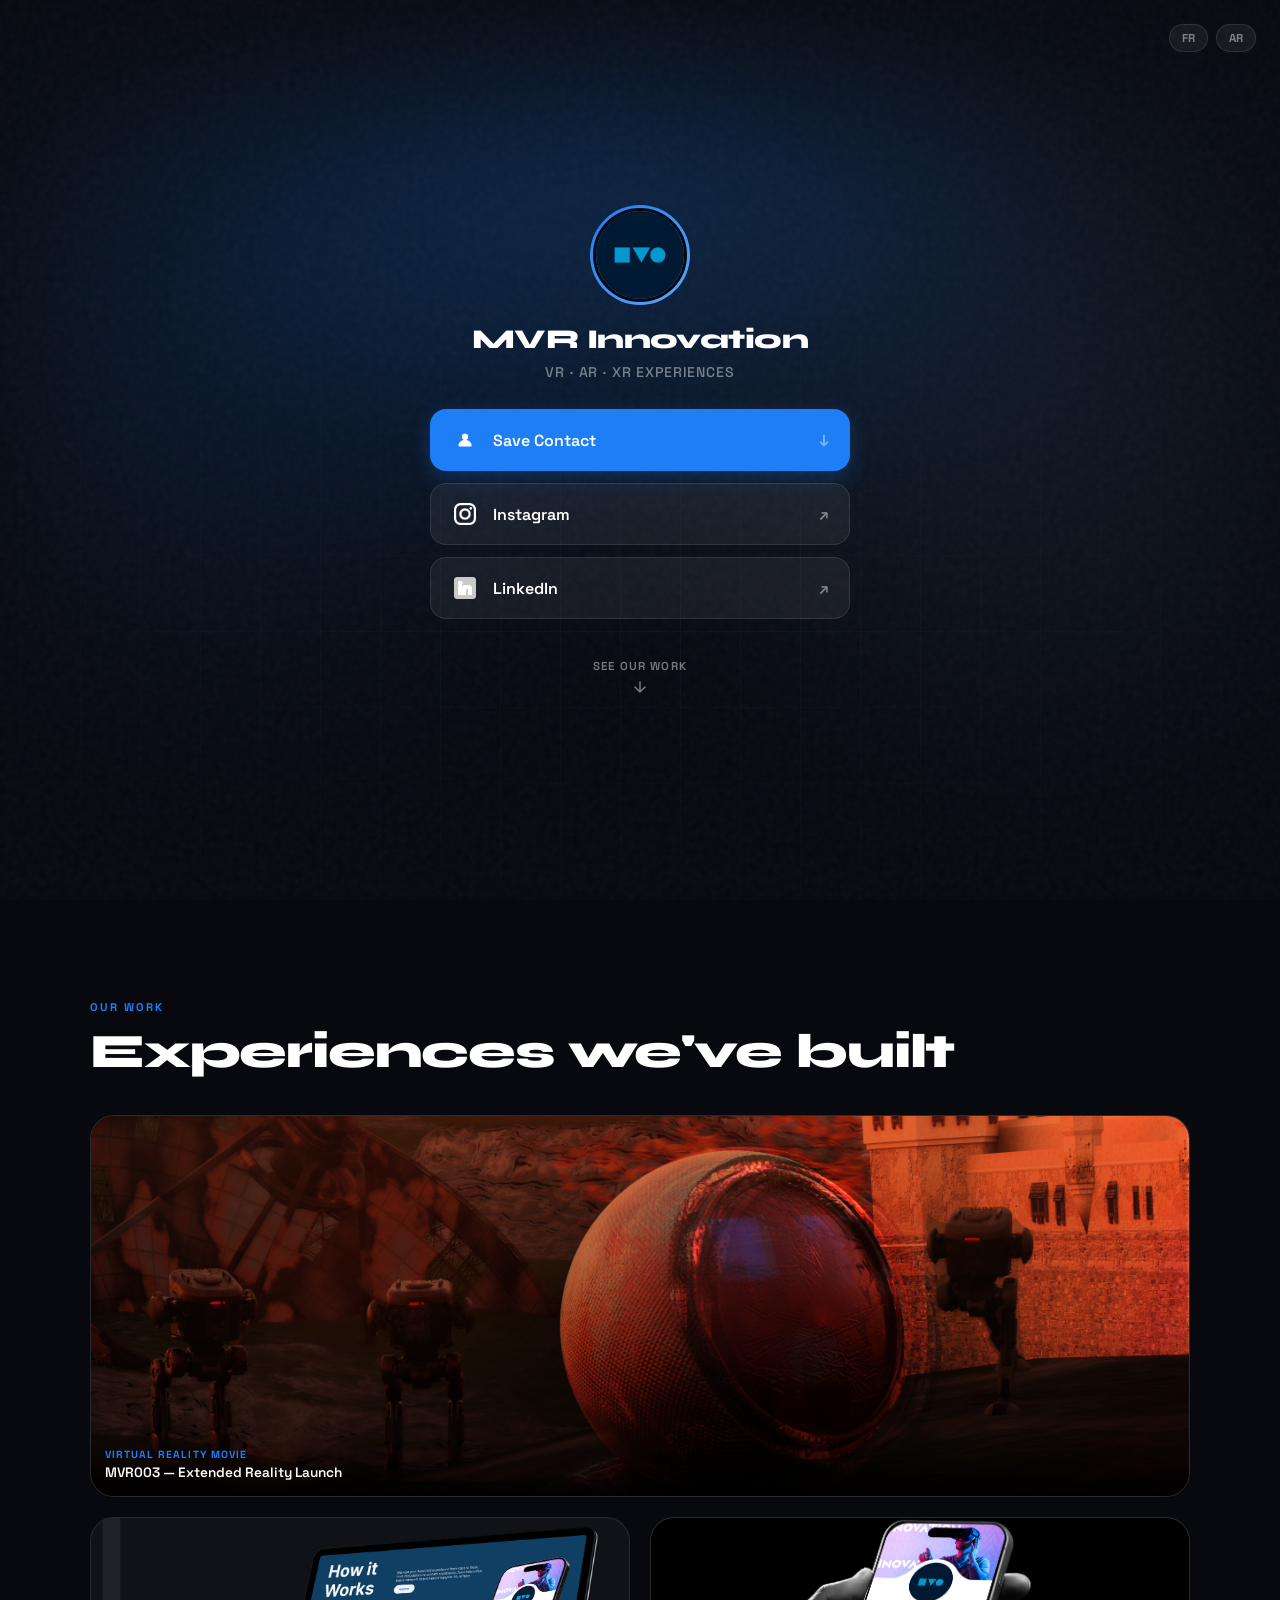
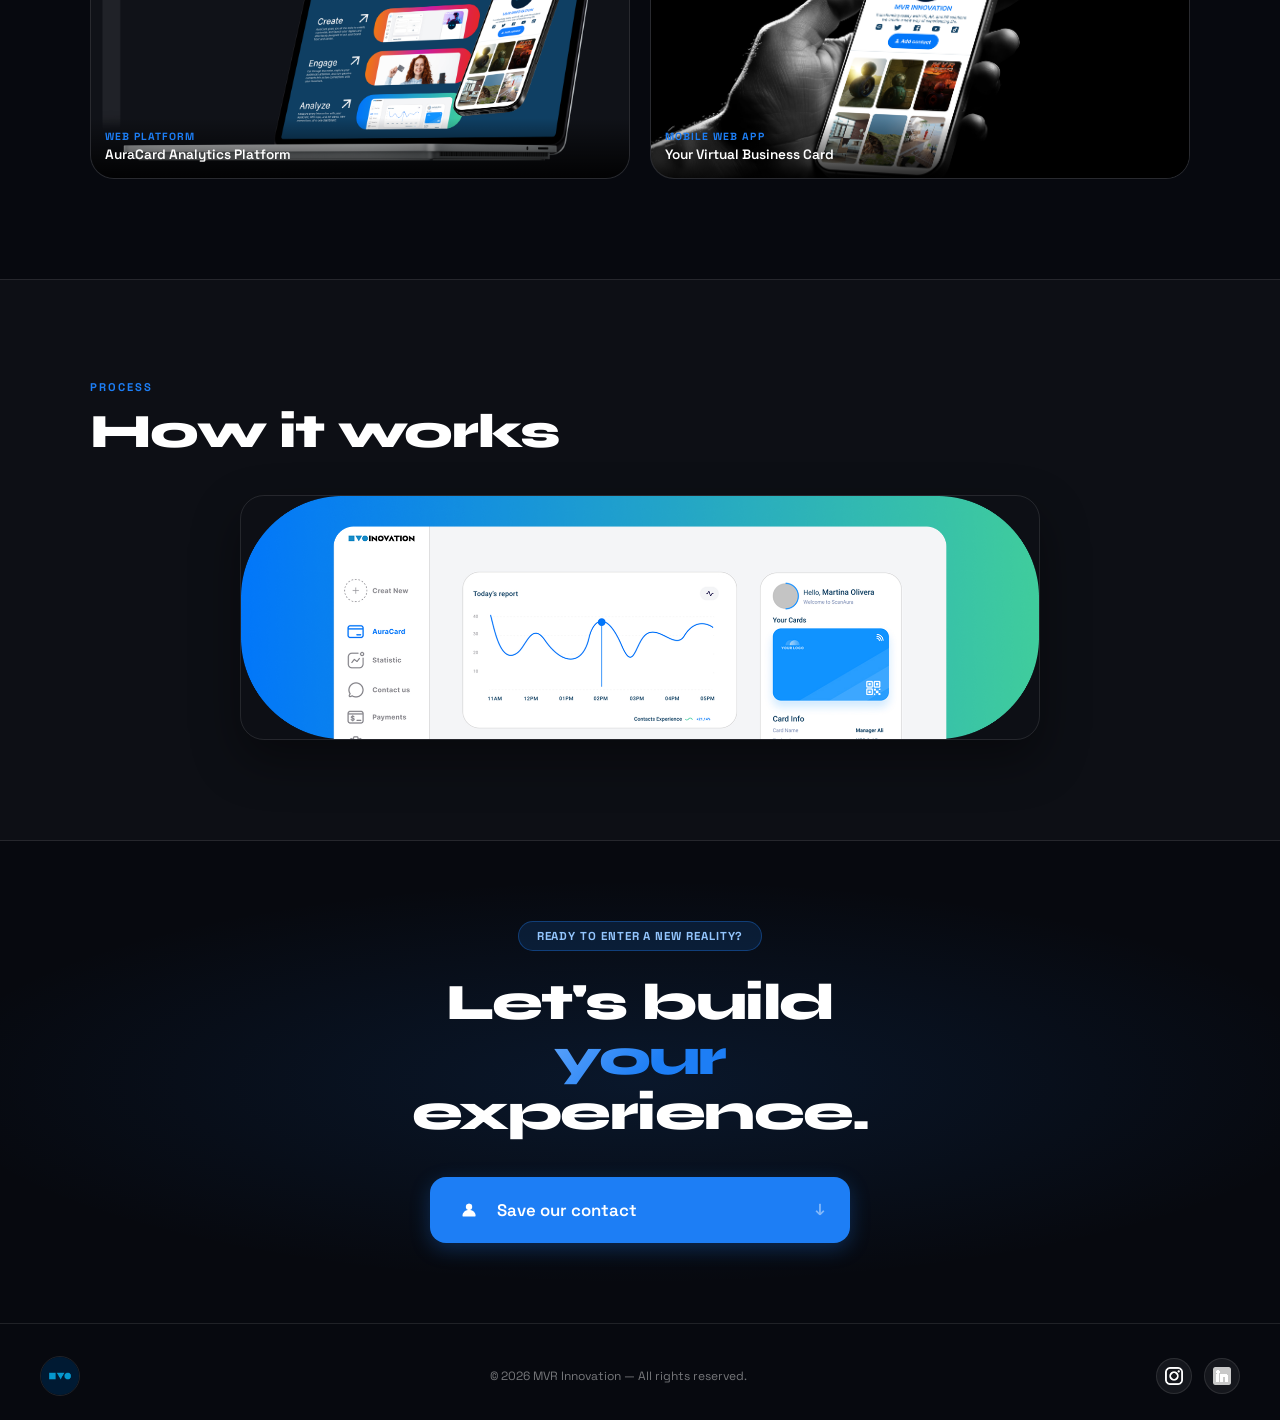
<file: index.html>
<!DOCTYPE html>
<html lang="en">
<head>
    <meta charset="UTF-8">
    <meta name="viewport" content="width=device-width, initial-scale=1.0, viewport-fit=cover">
    <meta name="theme-color" content="#07090f">
    <title>MVR Innovation</title>
    <link rel="stylesheet" href="style.css">
    <link href="https://fonts.googleapis.com/css2?family=Space+Grotesk:wght@400;500;600;700&family=Syne:wght@700;800&display=swap" rel="stylesheet">
</head>
<body>

<!-- ══ LINKTREE PROFILE ══ -->
<section class="profile-section">
    <div class="grid-overlay" aria-hidden="true"></div>
    <div class="noise-overlay" aria-hidden="true"></div>
    <div class="glow" aria-hidden="true"></div>

    <div class="lang-switcher">
        <a href="index-fr.html" class="lang-link">FR</a>
        <a href="index-ar.html" class="lang-link">AR</a>
    </div>

    <div class="profile">
        <div class="avatar-ring">
            <img src="mvrLOGO-08.png" alt="MVR Innovation Logo" class="avatar">
        </div>
        <h1 class="name">MVR Innovation</h1>
        <p class="tagline">VR &middot; AR &middot; XR Experiences</p>
    </div>

    <div class="links">
        <button class="link-btn link-btn--primary" id="saveContactBtn">
            <span class="link-btn__icon"><img src="iconcontact.png" alt=""></span>
            <span class="link-btn__label">Save Contact</span>
            <span class="link-btn__arrow">&#8595;</span>
        </button>
        <a href="https://www.instagram.com/mvr.innovation/" target="_blank" rel="noopener noreferrer" class="link-btn">
            <span class="link-btn__icon"><img src="instagram.png" alt=""></span>
            <span class="link-btn__label">Instagram</span>
            <span class="link-btn__arrow">&#8599;</span>
        </a>
        <a href="https://www.linkedin.com/company/mvr-innovation/" target="_blank" rel="noopener noreferrer" class="link-btn">
            <span class="link-btn__icon"><img src="linkedin.png" alt=""></span>
            <span class="link-btn__label">LinkedIn</span>
            <span class="link-btn__arrow">&#8599;</span>
        </a>
    </div>

    <a href="#work" class="scroll-hint" aria-label="Scroll to see our work">
        <span>See our work</span>
        <svg width="16" height="16" viewBox="0 0 16 16" fill="none">
            <path d="M8 3v10M3 8l5 5 5-5" stroke="currentColor" stroke-width="1.5" stroke-linecap="round" stroke-linejoin="round"/>
        </svg>
    </a>
</section>

<!-- ══ WORK ══ -->
<section class="content-section" id="work">
    <div class="section-inner">
        <p class="section-label">Our work</p>
        <h2 class="section-title">Experiences we've built</h2>

        <div class="work-grid">
            <div class="work-card work-card--wide">
                <img src="official poster-mvr003_EN.jpg" alt="Virtual reality movie">
                <div class="work-card-meta">
                    <span>Virtual reality movie</span>
                    <p>MVR003 &mdash; Extended Reality Launch</p>
                </div>
            </div>
            <div class="work-card">
                <img src="Free Surface Studio Laptop Mockup2.png" alt="Desktop Platform">
                <div class="work-card-meta">
                    <span>Web Platform</span>
                    <p>AuraCard Analytics Platform</p>
                </div>
            </div>
            <div class="work-card">
                <img src="01 Free iPhone 16 Pro Mockup Holding By Hand.png" alt="Mobile App">
                <div class="work-card-meta">
                    <span>Mobile Web App</span>
                    <p>Your Virtual Business Card</p>
                </div>
            </div>
        </div>
    </div>
</section>

<!-- ══ HOW IT WORKS ══ -->
<section class="content-section content-section--dark" id="how">
    <div class="section-inner">
        <p class="section-label">Process</p>
        <h2 class="section-title">How it works</h2>
        <div class="how-wrap">
            <img src="how it works3.png" alt="How MVR Works" class="how-img">
        </div>
    </div>
</section>

<!-- ══ CTA ══ -->
<section class="cta-section">
    <div class="cta-inner">
        <div class="cta-pill">Ready to enter a new reality?</div>
        <h2 class="cta-headline">Let's build<br><em>your</em> experience.</h2>
        <button class="link-btn link-btn--primary link-btn--large" id="saveContactBtn2">
            <span class="link-btn__icon"><img src="iconcontact.png" alt=""></span>
            <span class="link-btn__label">Save our contact</span>
            <span class="link-btn__arrow">&#8595;</span>
        </button>
    </div>
</section>

<!-- ══ FOOTER ══ -->
<footer class="site-footer">
    <img src="mvrLOGO-08.png" alt="MVR Logo" class="footer-logo">
    <p class="footer-copy">&#169; 2026 MVR Innovation &mdash; All rights reserved.</p>
    <div class="footer-socials">
        <a href="https://www.instagram.com/mvr.innovation/" target="_blank" rel="noopener">
            <img src="instagram.png" alt="Instagram">
        </a>
        <a href="https://www.linkedin.com/company/mvr-innovation/" target="_blank" rel="noopener">
            <img src="linkedin.png" alt="LinkedIn">
        </a>
    </div>
</footer>

<script>
    const logoB64 = 'iVBORw0KGgoAAAANSUhEUgAAAJsAAACbCAYAAAB1YemMAAAACXBIWXMAAAsTAAALEwEAmpwYAAAAAXNSR0IArs4c6QAAAARnQU1BAACxjwv8YQUAABZvSURBVHgB7Z17bFvXfce/[base64]/[base64]/F145Wf7tr9RwMp00cqxeLV9NiU4F9E/ZTIM7ucTBhjdWcwFaD3W040ONaPBEYkVJEz589fgI1TE2KjUXmC+IQW7Fkejo8YV2vC4GtBlu8dn8nWbzOOLtZSi4erUVrV1NiY1dJrmW/DXuIrVgiNZY1Q6xXOMbrCmxS1s5EIFproqsJsfVTRpmWOO65ykYT2XK8xKKraVNNia6qxaZisgCebFRLlgvt/nDNiK4qxeZFZo7jHExYH4S1yNaGLV2br5NdbIKqyMeobHIEVUjViU3FZeQyqSYWGZ27UlV1sWrHi+ncREIcqbbstWrE5rlMS1pD10lk9Zxdlppqda0mqgC2ZoaJV8ld3j06d3mxH6kpjHlnDglrnC3JQLPZuq+r+87E5HjsNCpMRS0bWzOzCUeo4n9QW7PSwK51W/PtXBg+mp4nK1fB0ScVExuXM2yJVyursWyJVyursWyJVyursWyJVyursWyJVyursWyJVyursWyJVyursWyJVyursWyJVyursWyJVyursWyJVyursWyJVyursWyJVyursWyJVyursWyJVyursWyJVyursWyJVyuAAAAAElFTkSuQmCC';

    function downloadVCard(btn) {
        const label = btn.querySelector('.link-btn__label');
        btn.disabled = true;
        label.textContent = 'Saving\u2026';
        setTimeout(function () {
            var vcf = [
                'BEGIN:VCARD','VERSION:3.0',
                'FN:MVR Innovation','ORG:MVR Innovation',
                'TITLE:VR / AR / XR Solutions',
                'TEL;TYPE=WORK,VOICE:+1234567890',
                'EMAIL:info@mvrinnovation.com',
                'URL:https://www.mvrinnovation.com',
                'PHOTO;TYPE=PNG;ENCODING=B:' + logoB64,
                'END:VCARD'
            ].join('\n');
            var blob = new Blob([vcf], { type: 'text/vcard' });
            var url  = URL.createObjectURL(blob);
            var a    = document.createElement('a');
            a.download = 'MVR_Innovation.vcf';
            a.href = url;
            a.click();
            URL.revokeObjectURL(url);
            label.textContent = 'Saved \u2713';
            btn.classList.add('link-btn--done');
            setTimeout(function () {
                label.textContent = btn.dataset.label || 'Save Contact';
                btn.classList.remove('link-btn--done');
                btn.disabled = false;
            }, 2500);
        }, 350);
    }

    document.getElementById('saveContactBtn').addEventListener('click', function () { downloadVCard(this); });
    document.getElementById('saveContactBtn2').addEventListener('click', function () {
        this.dataset.label = 'Save our contact';
        downloadVCard(this);
    });
</script>
</body>
</html>
</file>
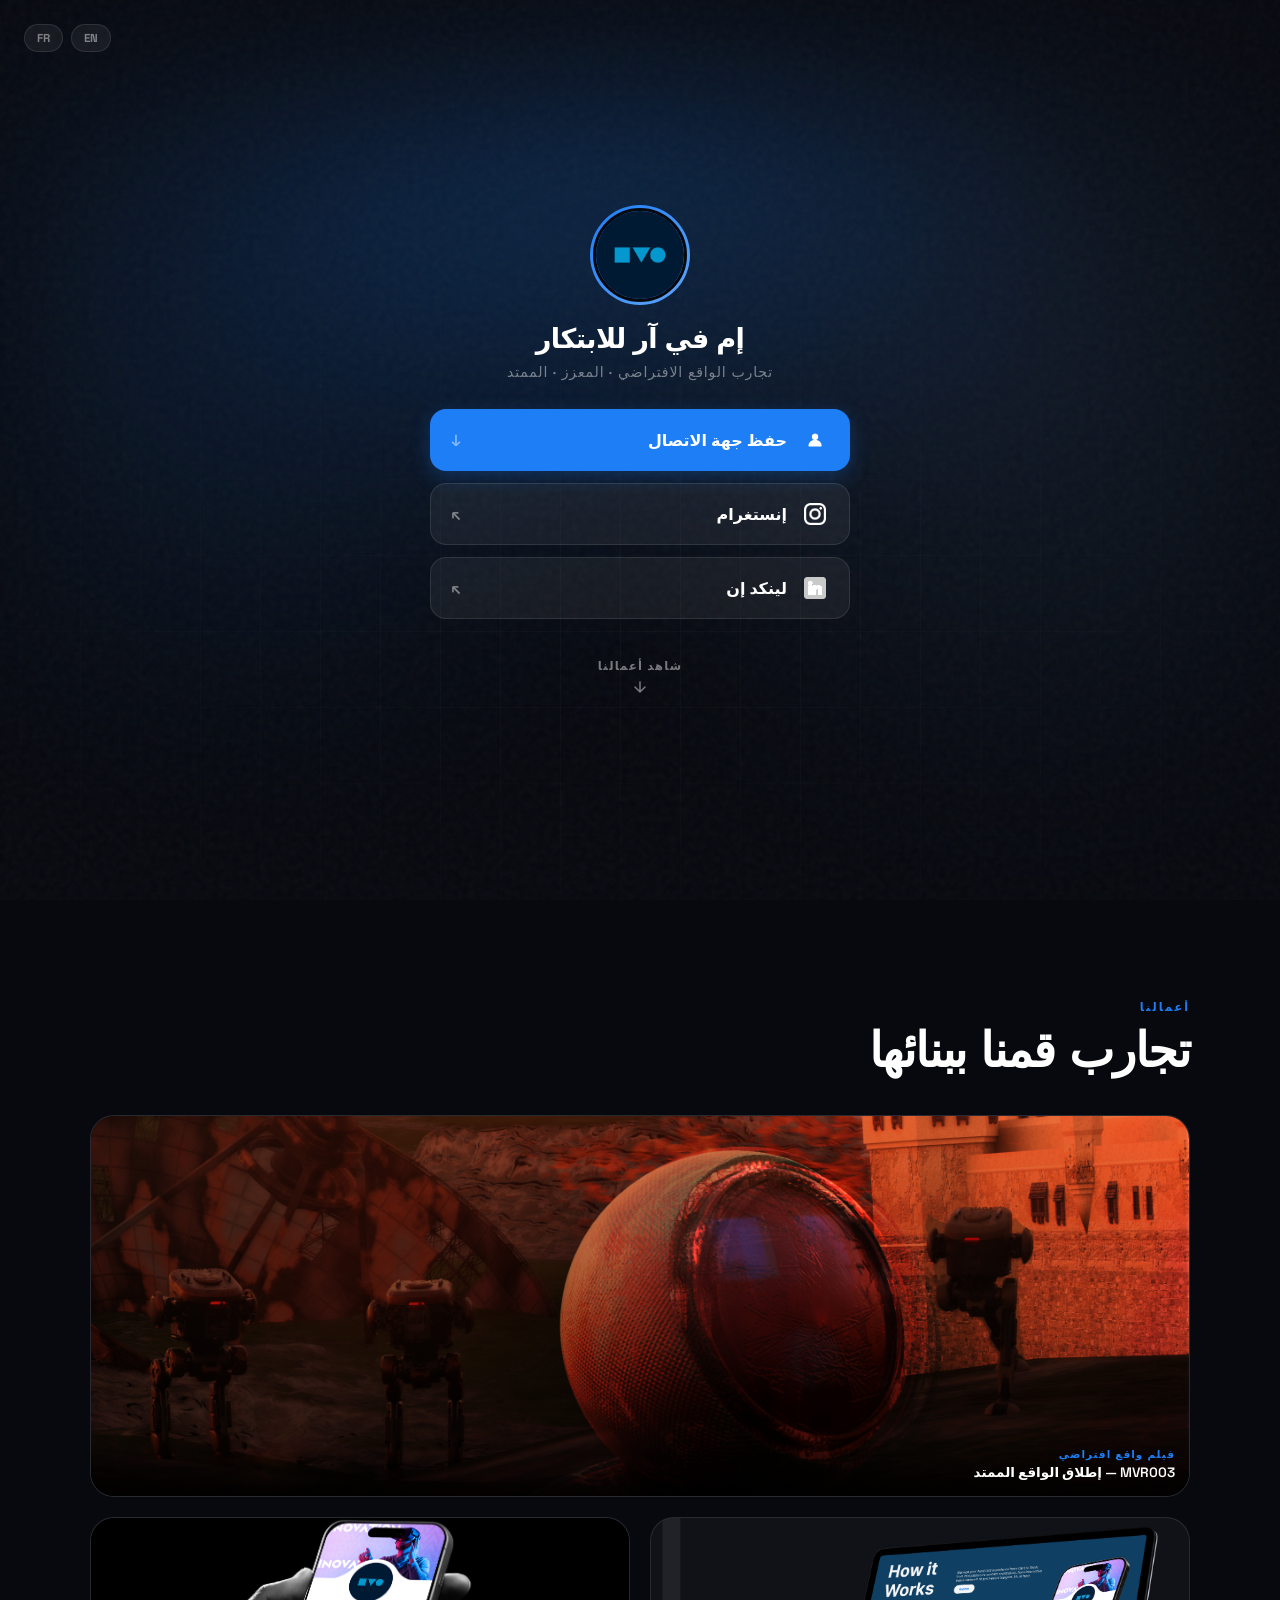
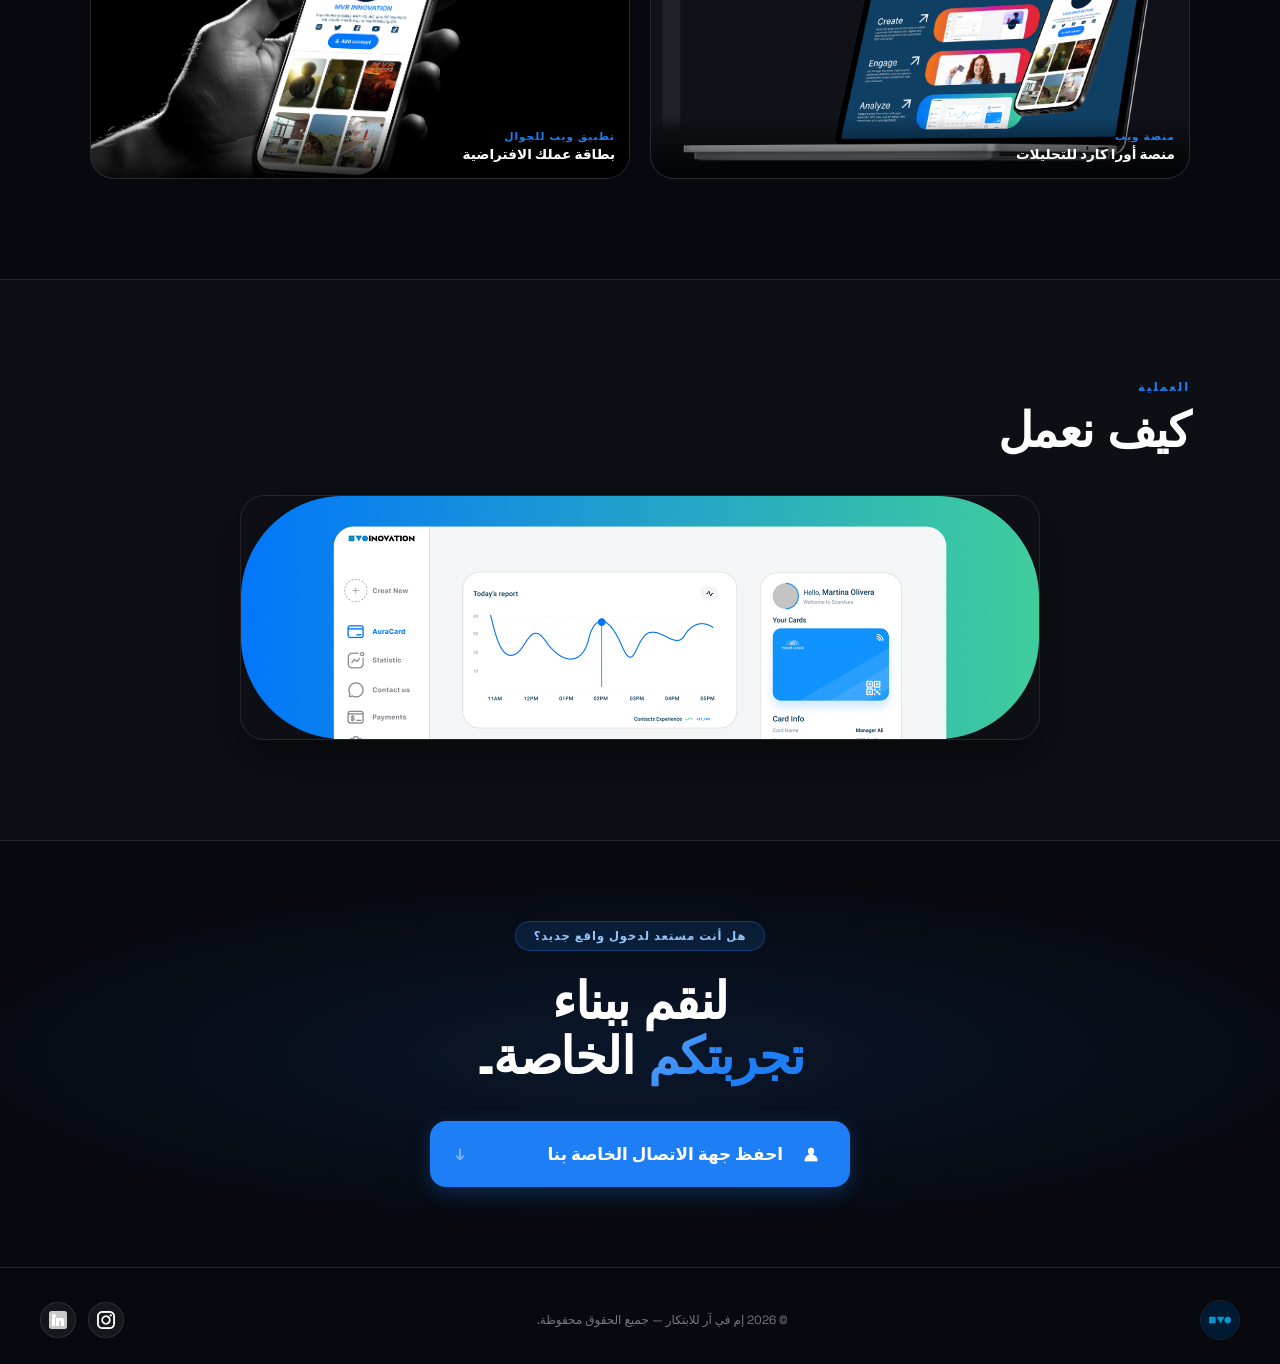
<file: index-ar.html>
<!DOCTYPE html>
<html lang="ar" dir="rtl">
<head>
    <meta charset="UTF-8">
    <meta name="viewport" content="width=device-width, initial-scale=1.0, viewport-fit=cover">
    <meta name="theme-color" content="#07090f">
    <title>إم في آر للابتكار | تجارب الواقع الممتد</title>
    <link rel="stylesheet" href="style.css">
    <link href="https://fonts.googleapis.com/css2?family=Space+Grotesk:wght@400;500;600;700&family=Syne:wght@700;800&display=swap" rel="stylesheet">
    <style>
        /* Fallback for Arabic characters as the primary fonts are Latin-focused */
        body { font-family: 'Space Grotesk', system-ui, -apple-system, sans-serif; }
        h1, h2, .name { font-family: 'Syne', system-ui, sans-serif; }
    </style>
</head>
<body>

<!-- ══ ملف التعريف ══ -->
<section class="profile-section">
    <div class="grid-overlay" aria-hidden="true"></div>
    <div class="noise-overlay" aria-hidden="true"></div>
    <div class="glow" aria-hidden="true"></div>

    <div class="lang-switcher">
        <a href="index.html" class="lang-link">EN</a>
        <a href="index-fr.html" class="lang-link">FR</a>
    </div>

    <div class="profile">
        <div class="avatar-ring">
            <img src="mvrLOGO-08.png" alt="شعار إم في آر للابتكار" class="avatar">
        </div>
        <h1 class="name">إم في آر للابتكار</h1>
        <p class="tagline">تجارب الواقع الافتراضي &middot; المعزز &middot; الممتد</p>
    </div>

    <div class="links">
        <button class="link-btn link-btn--primary" id="saveContactBtn">
            <span class="link-btn__icon"><img src="iconcontact.png" alt=""></span>
            <span class="link-btn__label">حفظ جهة الاتصال</span>
            <span class="link-btn__arrow">&#8595;</span>
        </button>
        <a href="https://www.instagram.com/mvr.innovation/" target="_blank" rel="noopener noreferrer" class="link-btn">
            <span class="link-btn__icon"><img src="instagram.png" alt=""></span>
            <span class="link-btn__label">إنستغرام</span>
            <span class="link-btn__arrow">&#8598;</span>
        </a>
        <a href="https://www.linkedin.com/company/mvr-innovation/" target="_blank" rel="noopener noreferrer" class="link-btn">
            <span class="link-btn__icon"><img src="linkedin.png" alt=""></span>
            <span class="link-btn__label">لينكد إن</span>
            <span class="link-btn__arrow">&#8598;</span>
        </a>
    </div>

    <a href="#work" class="scroll-hint" aria-label="قم بالتمرير لمشاهدة أعمالنا">
        <span>شاهد أعمالنا</span>
        <svg width="16" height="16" viewBox="0 0 16 16" fill="none">
            <path d="M8 3v10M3 8l5 5 5-5" stroke="currentColor" stroke-width="1.5" stroke-linecap="round" stroke-linejoin="round"/>
        </svg>
    </a>
</section>

<!-- ══ أعمالنا ══ -->
<section class="content-section" id="work">
    <div class="section-inner">
        <p class="section-label">أعمالنا</p>
        <h2 class="section-title">تجارب قمنا ببنائها</h2>

        <div class="work-grid">
            <div class="work-card work-card--wide">
                <img src="official poster-mvr003_EN.jpg" alt="فيلم واقع افتراضي">
                <div class="work-card-meta">
                    <span>فيلم واقع افتراضي</span>
                    <p>MVR003 &mdash; إطلاق الواقع الممتد</p>
                </div>
            </div>
            <div class="work-card">
                <img src="Free Surface Studio Laptop Mockup2.png" alt="منصة مكتبية">
                <div class="work-card-meta">
                    <span>منصة ويب</span>
                    <p>منصة أورا كارد للتحليلات</p>
                </div>
            </div>
            <div class="work-card">
                <img src="01 Free iPhone 16 Pro Mockup Holding By Hand.png" alt="تطبيق جوال">
                <div class="work-card-meta">
                    <span>تطبيق ويب للجوال</span>
                    <p>بطاقة عملك الافتراضية</p>
                </div>
            </div>
        </div>
    </div>
</section>

<!-- ══ العملية ══ -->
<section class="content-section content-section--dark" id="how">
    <div class="section-inner">
        <p class="section-label">العملية</p>
        <h2 class="section-title">كيف نعمل</h2>
        <div class="how-wrap">
            <img src="how it works3.png" alt="عملية إم في آر" class="how-img">
        </div>
    </div>
</section>

<!-- ══ دعوة للعمل ══ -->
<section class="cta-section">
    <div class="cta-inner">
        <div class="cta-pill">هل أنت مستعد لدخول واقع جديد؟</div>
        <h2 class="cta-headline">لنقم ببناء<br><em>تجربتكم</em> الخاصة.</h2>
        <button class="link-btn link-btn--primary link-btn--large" id="saveContactBtn2">
            <span class="link-btn__icon"><img src="iconcontact.png" alt=""></span>
            <span class="link-btn__label">احفظ جهة الاتصال الخاصة بنا</span>
            <span class="link-btn__arrow">&#8595;</span>
        </button>
    </div>
</section>

<!-- ══ التذييل ══ -->
<footer class="site-footer">
    <img src="mvrLOGO-08.png" alt="شعار إم في آر" class="footer-logo">
    <p class="footer-copy">&#169; 2026 إم في آر للابتكار &mdash; جميع الحقوق محفوظة.</p>
    <div class="footer-socials">
        <a href="https://www.instagram.com/mvr.innovation/" target="_blank" rel="noopener">
            <img src="instagram.png" alt="إنستغرام">
        </a>
        <a href="https://www.linkedin.com/company/mvr-innovation/" target="_blank" rel="noopener">
            <img src="linkedin.png" alt="لينكد إن">
        </a>
    </div>
</footer>

<script>
    const logoB64 = 'iVBORw0KGgoAAAANSUhEUgAAAJsAAACbCAYAAAB1YemMAAAACXBIWXMAAAsTAAALEwEAmpwYAAAAAXNSR0IArs4c6QAAAARnQU1BAACxjwv8YQUAABZvSURBVHgB7Z17bFvXfce/[base64]/[base64]/F145Wf7tr9RwMp00cqxeLV9NiU4F9E/ZTIM7ucTBhjdWcwFaD3W040ONaPBEYkVJEz589fgI1TE2KjUXmC+IQW7Fkejo8YV2vC4GtBlu8dn8nWbzOOLtZSi4erUVrV1NiY1dJrmW/DXuIrVgiNZY1Q6xXOMbrCmxS1s5EIFproqsJsfVTRpmWOO65ykYT2XK8xKKraVNNia6qxaZisgCebFRLlgvt/nDNiK4qxeZFZo7jHExYH4S1yNaGLV2br5NdbIKqyMeobHIEVUjViU3FZeQyqSYWGZ27UlV1sWrHi+ncREIcqbbstWrE5rlMS1pD10lk9Zxdlppqda0mqgC2ZoaJV8ld3j06d3mxH6kpjHlnDglrnC3JQLPZuq+r+87E5HjsNCpMRS0bWzOzCUeo4n9QW7PSwK51W/PtXBg+mp4nK1fB0ScVExuXM2yJVyursWyJVyursWyJVyursWyJVyursWyJVyursWyJVyursWyJVyursWyJVyursWyJVyursWyJVyursWyJVyursWyJVyursWyJVyursWyJVyursWyJVyursWyJVyursWyJVyuAAAAAElFTkSuQmCC';

    function downloadVCard(btn) {
        const label = btn.querySelector('.link-btn__label');
        btn.disabled = true;
        label.textContent = 'جاري الحفظ\u2026';
        setTimeout(function () {
            var vcf = [
                'BEGIN:VCARD','VERSION:3.0',
                'FN:MVR Innovation','ORG:MVR Innovation',
                'TITLE:Solutions VR / AR / XR',
                'TEL;TYPE=WORK,VOICE:+1234567890',
                'EMAIL:info@mvrinnovation.com',
                'URL:https://www.mvrinnovation.com',
                'PHOTO;TYPE=PNG;ENCODING=B:' + logoB64,
                'END:VCARD'
            ].join('\n');
            var blob = new Blob([vcf], { type: 'text/vcard' });
            var url  = URL.createObjectURL(blob);
            var a    = document.createElement('a');
            a.download = 'MVR_Innovation.vcf';
            a.href = url;
            a.click();
            URL.revokeObjectURL(url);
            label.textContent = 'تم الحفظ \u2713';
            btn.classList.add('link-btn--done');
            setTimeout(function () {
                label.textContent = btn.dataset.label || 'حفظ جهة الاتصال';
                btn.classList.remove('link-btn--done');
                btn.disabled = false;
            }, 2500);
        }, 350);
    }

    document.getElementById('saveContactBtn').addEventListener('click', function () { downloadVCard(this); });
    document.getElementById('saveContactBtn2').addEventListener('click', function () {
        this.dataset.label = 'احفظ جهة الاتصال الخاصة بنا';
        downloadVCard(this);
    });
</script>
</body>
</html>
</file>
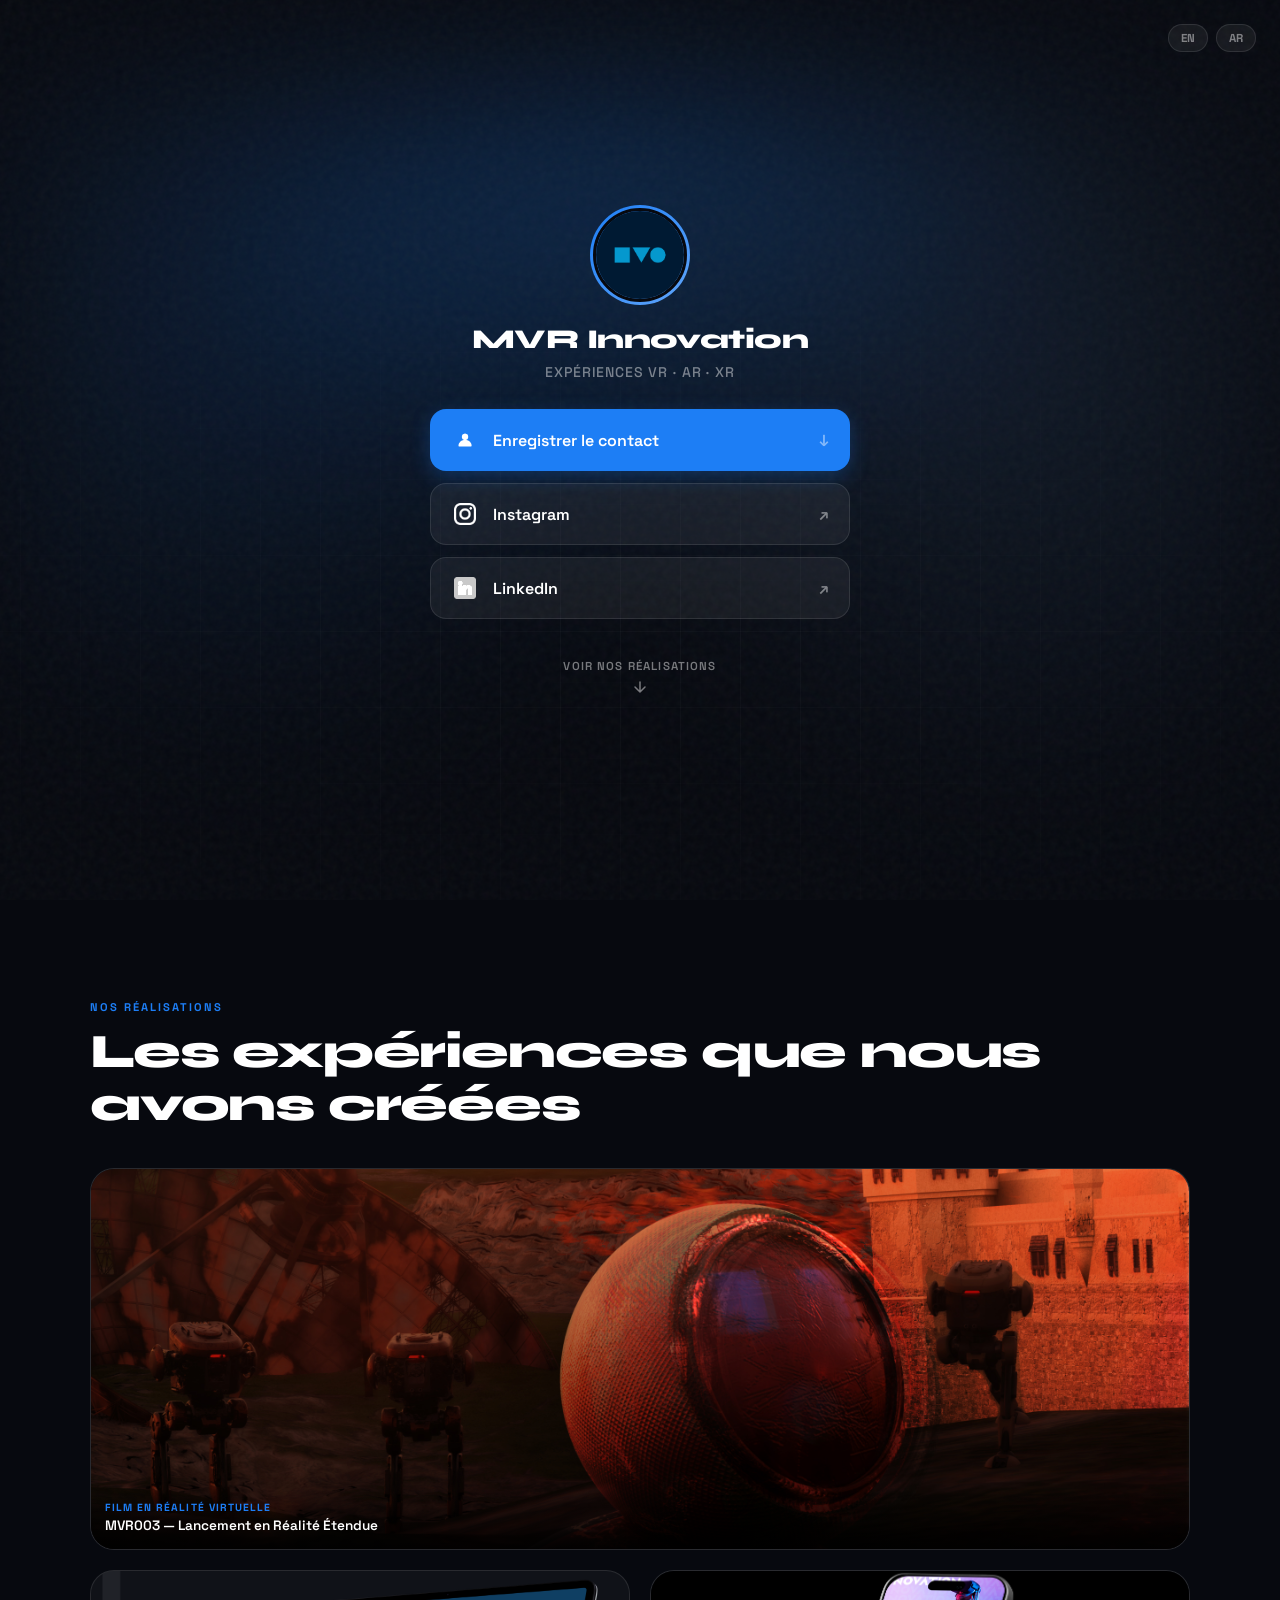
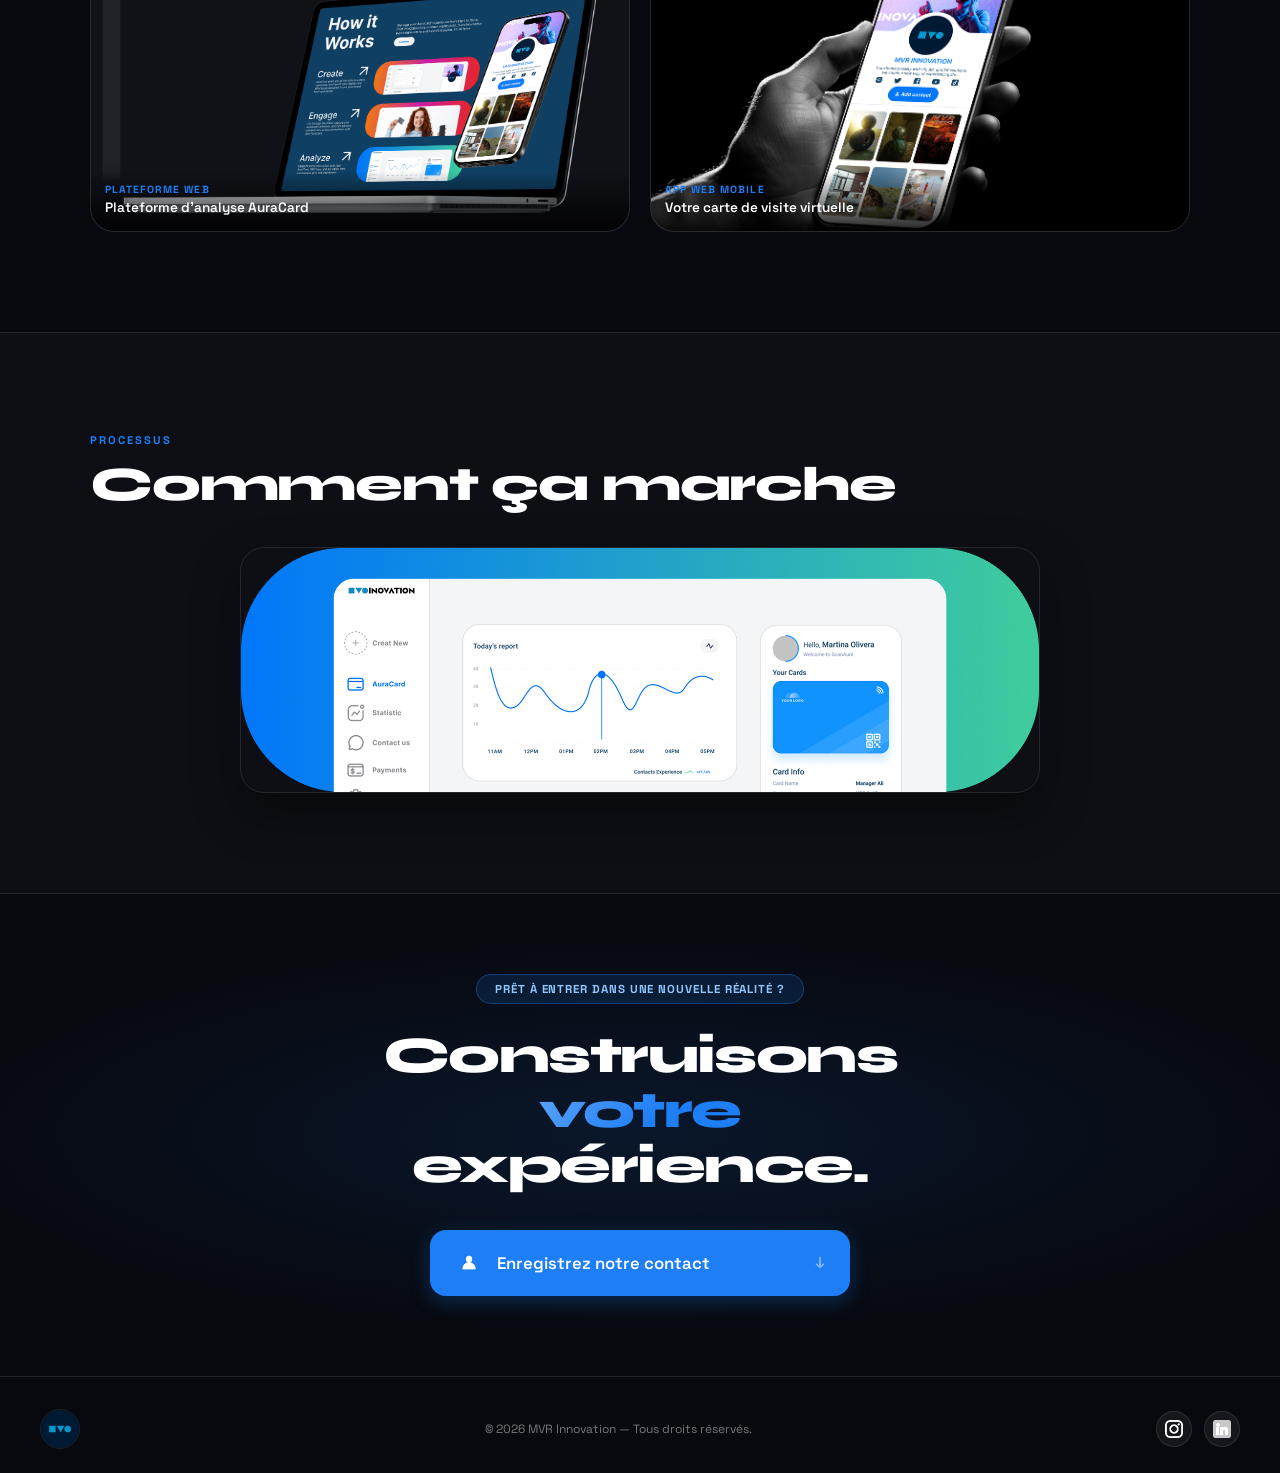
<file: index-fr.html>
<!DOCTYPE html>
<html lang="fr">
<head>
    <meta charset="UTF-8">
    <meta name="viewport" content="width=device-width, initial-scale=1.0, viewport-fit=cover">
    <meta name="theme-color" content="#07090f">
    <title>MVR Innovation | Expériences XR</title>
    <link rel="stylesheet" href="style.css">
    <link href="https://fonts.googleapis.com/css2?family=Space+Grotesk:wght@400;500;600;700&family=Syne:wght@700;800&display=swap" rel="stylesheet">
</head>
<body>

<!-- ══ PROFIL LINKTREE ══ -->
<section class="profile-section">
    <div class="grid-overlay" aria-hidden="true"></div>
    <div class="noise-overlay" aria-hidden="true"></div>
    <div class="glow" aria-hidden="true"></div>

    <div class="lang-switcher">
        <a href="index.html" class="lang-link">EN</a>
        <a href="index-ar.html" class="lang-link">AR</a>
    </div>

    <div class="profile">
        <div class="avatar-ring">
            <img src="mvrLOGO-08.png" alt="Logo MVR Innovation" class="avatar">
        </div>
        <h1 class="name">MVR Innovation</h1>
        <p class="tagline">Expériences VR &middot; AR &middot; XR</p>
    </div>

    <div class="links">
        <button class="link-btn link-btn--primary" id="saveContactBtn">
            <span class="link-btn__icon"><img src="iconcontact.png" alt=""></span>
            <span class="link-btn__label">Enregistrer le contact</span>
            <span class="link-btn__arrow">&#8595;</span>
        </button>
        <a href="https://www.instagram.com/mvr.innovation/" target="_blank" rel="noopener noreferrer" class="link-btn">
            <span class="link-btn__icon"><img src="instagram.png" alt=""></span>
            <span class="link-btn__label">Instagram</span>
            <span class="link-btn__arrow">&#8599;</span>
        </a>
        <a href="https://www.linkedin.com/company/mvr-innovation/" target="_blank" rel="noopener noreferrer" class="link-btn">
            <span class="link-btn__icon"><img src="linkedin.png" alt=""></span>
            <span class="link-btn__label">LinkedIn</span>
            <span class="link-btn__arrow">&#8599;</span>
        </a>
    </div>

    <a href="#work" class="scroll-hint" aria-label="Faites défiler pour voir nos réalisations">
        <span>Voir nos réalisations</span>
        <svg width="16" height="16" viewBox="0 0 16 16" fill="none">
            <path d="M8 3v10M3 8l5 5 5-5" stroke="currentColor" stroke-width="1.5" stroke-linecap="round" stroke-linejoin="round"/>
        </svg>
    </a>
</section>

<!-- ══ RÉALISATIONS ══ -->
<section class="content-section" id="work">
    <div class="section-inner">
        <p class="section-label">Nos réalisations</p>
        <h2 class="section-title">Les expériences que nous avons créées</h2>

        <div class="work-grid">
            <div class="work-card work-card--wide">
                <img src="official poster-mvr003_EN.jpg" alt="Film en réalité virtuelle">
                <div class="work-card-meta">
                    <span>Film en réalité virtuelle</span>
                    <p>MVR003 &mdash; Lancement en Réalité Étendue</p>
                </div>
            </div>
            <div class="work-card">
                <img src="Free Surface Studio Laptop Mockup2.png" alt="Plateforme Desktop">
                <div class="work-card-meta">
                    <span>Plateforme Web</span>
                    <p>Plateforme d'analyse AuraCard</p>
                </div>
            </div>
            <div class="work-card">
                <img src="01 Free iPhone 16 Pro Mockup Holding By Hand.png" alt="Application Mobile">
                <div class="work-card-meta">
                    <span>App Web Mobile</span>
                    <p>Votre carte de visite virtuelle</p>
                </div>
            </div>
        </div>
    </div>
</section>

<!-- ══ PROCESSUS ══ -->
<section class="content-section content-section--dark" id="how">
    <div class="section-inner">
        <p class="section-label">Processus</p>
        <h2 class="section-title">Comment ça marche</h2>
        <div class="how-wrap">
            <img src="how it works3.png" alt="Processus MVR" class="how-img">
        </div>
    </div>
</section>

<!-- ══ CTA ══ -->
<section class="cta-section">
    <div class="cta-inner">
        <div class="cta-pill">Prêt à entrer dans une nouvelle réalité ?</div>
        <h2 class="cta-headline">Construisons<br><em>votre</em> expérience.</h2>
        <button class="link-btn link-btn--primary link-btn--large" id="saveContactBtn2">
            <span class="link-btn__icon"><img src="iconcontact.png" alt=""></span>
            <span class="link-btn__label">Enregistrez notre contact</span>
            <span class="link-btn__arrow">&#8595;</span>
        </button>
    </div>
</section>

<!-- ══ FOOTER ══ -->
<footer class="site-footer">
    <img src="mvrLOGO-08.png" alt="Logo MVR" class="footer-logo">
    <p class="footer-copy">&#169; 2026 MVR Innovation &mdash; Tous droits réservés.</p>
    <div class="footer-socials">
        <a href="https://www.instagram.com/mvr.innovation/" target="_blank" rel="noopener">
            <img src="instagram.png" alt="Instagram">
        </a>
        <a href="https://www.linkedin.com/company/mvr-innovation/" target="_blank" rel="noopener">
            <img src="linkedin.png" alt="LinkedIn">
        </a>
    </div>
</footer>

<script>
    const logoB64 = 'iVBORw0KGgoAAAANSUhEUgAAAJsAAACbCAYAAAB1YemMAAAACXBIWXMAAAsTAAALEwEAmpwYAAAAAXNSR0IArs4c6QAAAARnQU1BAACxjwv8YQUAABZvSURBVHgB7Z17bFvXfce/[base64]/[base64]/F145Wf7tr9RwMp00cqxeLV9NiU4F9E/ZTIM7ucTBhjdWcwFaD3W040ONaPBEYkVJEz589fgI1TE2KjUXmC+IQW7Fkejo8YV2vC4GtBlu8dn8nWbzOOLtZSi4erUVrV1NiY1dJrmW/DXuIrVgiNZY1Q6xXOMbrCmxS1s5EIFproqsJsfVTRpmWOO65ykYT2XK8xKKraVNNia6qxaZisgCebFRLlgvt/nDNiK4qxeZFZo7jHExYH4S1yNaGLV2br5NdbIKqyMeobHIEVUjViU3FZeQyqSYWGZ27UlV1sWrHi+ncREIcqbbstWrE5rlMS1pD10lk9Zxdlppqda0mqgC2ZoaJV8ld3j06d3mxH6kpjHlnDglrnC3JQLPZuq+r+87E5HjsNCpMRS0bWzOzCUeo4n9QW7PSwK51W/PtXBg+mp4nK1fB0ScVExuXM2yJVyursWyJVyursWyJVyursWyJVyursWyJVyursWyJVyursWyJVyursWyJVyursWyJVyursWyJVyursWyJVyursWyJVyursWyJVyursWyJVyursWyJVyursWyJVyursWyJVyuAAAAAElFTkSuQmCC';

    function downloadVCard(btn) {
        const label = btn.querySelector('.link-btn__label');
        btn.disabled = true;
        label.textContent = 'Enregistrement\u2026';
        setTimeout(function () {
            var vcf = [
                'BEGIN:VCARD','VERSION:3.0',
                'FN:MVR Innovation','ORG:MVR Innovation',
                'TITLE:Solutions VR / AR / XR',
                'TEL;TYPE=WORK,VOICE:+1234567890',
                'EMAIL:info@mvrinnovation.com',
                'URL:https://www.mvrinnovation.com',
                'PHOTO;TYPE=PNG;ENCODING=B:' + logoB64,
                'END:VCARD'
            ].join('\n');
            var blob = new Blob([vcf], { type: 'text/vcard' });
            var url  = URL.createObjectURL(blob);
            var a    = document.createElement('a');
            a.download = 'MVR_Innovation.vcf';
            a.href = url;
            a.click();
            URL.revokeObjectURL(url);
            label.textContent = 'Enregistré \u2713';
            btn.classList.add('link-btn--done');
            setTimeout(function () {
                label.textContent = btn.dataset.label || 'Enregistrer le contact';
                btn.classList.remove('link-btn--done');
                btn.disabled = false;
            }, 2500);
        }, 350);
    }

    document.getElementById('saveContactBtn').addEventListener('click', function () { downloadVCard(this); });
    document.getElementById('saveContactBtn2').addEventListener('click', function () {
        this.dataset.label = 'Enregistrez notre contact';
        downloadVCard(this);
    });
</script>
</body>
</html>
</file>
<file: style.css>
/* ─────────────────────────────────────────
   MVR Innovation — Combined landing page
   Linktree profile + full site content
   Mobile-first, adapts to all screen sizes
   ───────────────────────────────────────── */

*, *::before, *::after { margin: 0; padding: 0; box-sizing: border-box; }
img { display: block; max-width: 100%; }
a   { text-decoration: none; }

:root {
    --bg:            #07090f;
    --bg-dark:       #050710;
    --surface:       rgba(255,255,255,0.06);
    --surface-hover: rgba(255,255,255,0.11);
    --border:        rgba(255,255,255,0.10);
    --blue:          #1d7ef5;
    --blue-mid:      #1568d8;
    --blue-glow:     rgba(29,126,245,0.28);
    --text:          #ffffff;
    --text-muted:    rgba(255,255,255,0.45);
    --radius:        16px;
    --radius-lg:     24px;
    --font-body:     'Space Grotesk', system-ui, sans-serif;
    --font-display:  'Syne', 'Space Grotesk', sans-serif;
    --card-max:      420px;
    --content-max:   1100px;
    --transition:    0.22s ease;
}

html { scroll-behavior: smooth; }
body {
    font-family: var(--font-body);
    background: var(--bg);
    color: var(--text);
    -webkit-font-smoothing: antialiased;
    overflow-x: hidden;
    perspective: 1200px; /* Global depth anchor */
}


/* ════════════════════════════════════════
   PROFILE SECTION (Linktree)
════════════════════════════════════════ */
.profile-section {
    position: relative;
    min-height: 100svh;
    min-height: 100vh;
    display: flex;
    flex-direction: column;
    align-items: center;
    justify-content: center;
    padding: max(env(safe-area-inset-top, 24px), 40px) 20px 40px;
    gap: 0;
    transform-style: preserve-3d;
    overflow: hidden;
}

/* ════════════════════════════════════════
   2026 BACKGROUND SYSTEM
════════════════════════════════════════ */

/* Technical Grid Overlay */
.grid-overlay {
    position: fixed;
    top: 50%;
    left: 50%;
    width: 200vw;
    height: 200vh;
    background-image: 
        linear-gradient(var(--border) 1px, transparent 1px),
        linear-gradient(90deg, var(--border) 1px, transparent 1px);
    background-size: 60px 60px;
    mask-image: radial-gradient(circle at 50% 50%, black 0%, transparent 70%);
    -webkit-mask-image: radial-gradient(circle at 50% 50%, black 0%, transparent 70%);
    transform: translate(-50%, -50%) rotateX(65deg) translateZ(-200px);
    opacity: 0.3;
    pointer-events: none;
    z-index: 0;
}

/* Noise Texture (Tangibility layer) */
.noise-overlay {
    position: absolute;
    inset: 0;
    opacity: 0.04;
    pointer-events: none;
    z-index: 1;
    background-image: url("data:image/svg+xml,%3Csvg viewBox='0 0 200 200' xmlns='http://www.w3.org/2000/svg'%3E%3Cfilter id='noiseFilter'%3E%3CfeTurbulence type='fractalNoise' baseFrequency='0.65' numOctaves='3' stitchTiles='stitch'/%3E%3C/filter%3E%3Crect width='100%25' height='100%25' filter='url(%23noiseFilter)'/%3E%3C/svg%3E");
}

/* Dynamic Ambient Blobs */
.glow {
    position: absolute;
    top: 10%;
    left: 50%;
    transform: translateX(-50%);
    width: 100%;
    height: 80%;
    background: 
        radial-gradient(circle at 50% 0%, var(--blue-glow) 0%, transparent 50%),
        radial-gradient(circle at 20% 30%, rgba(29, 126, 245, 0.15) 0%, transparent 40%),
        radial-gradient(circle at 80% 40%, rgba(96, 165, 250, 0.1) 0%, transparent 40%);
    pointer-events: none;
    z-index: 0;
    filter: blur(80px);
    animation: aurora 20s ease-in-out infinite alternate;
}

@keyframes aurora {
    0% {
        transform: translateX(-50%) scale(1) rotate(0deg);
        opacity: 0.7;
    }
    100% {
        transform: translateX(-50%) scale(1.1) rotate(3deg);
        opacity: 1;
    }
}


/* Profile card */
.profile {
    position: relative;
    z-index: 1;
    display: flex;
    flex-direction: column;
    align-items: center;
    text-align: center;
    margin-bottom: 28px;
    width: 100%;
    transform: translateZ(50px); /* Lifts profile off the grid */
    max-width: var(--card-max);
}

.avatar-ring {
    width: 100px;
    height: 100px;
    border-radius: 50%;
    padding: 3px;
    background: linear-gradient(135deg, var(--blue) 0%, #60a5fa 100%);
    margin-bottom: 18px;
    flex-shrink: 0;
}
.avatar {
    width: 100%;
    height: 100%;
    border-radius: 50%;
    object-fit: cover;
    border: 3px solid var(--bg);
}

.name {
    font-family: var(--font-display);
    font-size: clamp(1.4rem, 5.5vw, 1.7rem);
    font-weight: 800;
    letter-spacing: -0.02em;
    color: var(--text);
    margin-bottom: 8px;
}
.tagline {
    font-size: clamp(0.78rem, 3.5vw, 0.88rem);
    font-weight: 500;
    color: var(--text-muted);
    letter-spacing: 0.06em;
    text-transform: uppercase;
}

/* Language Switcher */
.lang-switcher {
    position: absolute;
    top: 24px;
    inset-inline-end: 24px;
    z-index: 10;
    display: flex;
    gap: 8px;
}
.lang-link {
    font-size: 0.72rem;
    font-weight: 700;
    color: var(--text-muted);
    background: var(--surface);
    border: 1px solid var(--border);
    padding: 6px 12px;
    border-radius: 100px;
    transition: var(--transition);
}
.lang-link:hover {
    color: var(--text);
    background: var(--surface-hover);
}

/* Link buttons */
.links {
    position: relative;
    z-index: 1;
    display: flex;
    flex-direction: column;
    gap: 12px;
    width: 100%;
    max-width: var(--card-max);
    transform: translateZ(30px);
    margin-bottom: 40px;
}

.link-btn {
    display: flex;
    align-items: center;
    gap: 14px;
    width: 100%;
    padding: 16px 20px;
    border-radius: var(--radius);
    background: var(--surface);
    border: 1px solid var(--border);
    color: var(--text);
    font-family: var(--font-body);
    font-size: clamp(0.88rem, 4vw, 1rem);
    font-weight: 600;
    cursor: pointer;
    transition: background var(--transition), transform var(--transition), box-shadow var(--transition);
    -webkit-tap-highlight-color: transparent;
    touch-action: manipulation;
    transform-style: preserve-3d;
    text-align: start;
}
.link-btn:hover,
.link-btn:focus-visible {
    background: var(--surface-hover);
    transform: translateY(-4px) translateZ(20px) rotateX(2deg);
    box-shadow: 0 15px 35px rgba(0,0,0,0.4);
    outline: none;
    border-color: rgba(255,255,255,0.25);
}
.link-btn:active { transform: translateY(0); box-shadow: none; }

.link-btn--primary {
    background: var(--blue);
    border-color: transparent;
    box-shadow: 0 6px 20px var(--blue-glow);
    position: relative;
    overflow: hidden;
    animation: button-attention-pulse 2s infinite;
}

/* Screaming Glint Effect */
.link-btn--primary::before {
    content: '';
    position: absolute;
    top: 0;
    left: -150%;
    width: 60%;
    height: 100%;
    background: linear-gradient(
        to right,
        transparent,
        rgba(255, 255, 255, 0.4),
        transparent
    );
    transform: skewX(-25deg);
    animation: glint-swipe 3s infinite;
}

.link-btn--primary:hover,
.link-btn--primary:focus-visible {
    background: var(--blue-mid);
    box-shadow: 0 12px 30px var(--blue-glow), 0 0 20px rgba(29,126,245,0.2);
}
.link-btn--primary:disabled { cursor: not-allowed; opacity: 0.8; transform: none; }

.link-btn--done {
    background: #16a34a !important;
    border-color: transparent !important;
    box-shadow: 0 6px 20px rgba(34,197,94,0.28) !important;
}

.link-btn--large {
    padding: 18px 24px;
    font-size: clamp(0.95rem, 4vw, 1.05rem);
    max-width: var(--card-max);
}

.link-btn__icon {
    flex-shrink: 0;
    width: 28px; height: 28px;
    display: flex; align-items: center; justify-content: center;
}
.link-btn__icon img {
    width: 22px; height: 22px;
    object-fit: contain;
    filter: brightness(10) saturate(0);
}
.link-btn--primary .link-btn__icon img { filter: brightness(10); }
.link-btn__label { flex: 1; }
.link-btn__arrow {
    flex-shrink: 0;
    opacity: 0.45;
    font-size: 1rem;
    transition: opacity var(--transition);
}
.link-btn:hover .link-btn__arrow { opacity: 1; }

/* Scroll hint */
.scroll-hint {
    position: relative;
    z-index: 1;
    display: inline-flex;
    flex-direction: column;
    align-items: center;
    gap: 6px;
    color: var(--text-muted);
    font-size: 0.72rem;
    font-weight: 600;
    letter-spacing: 0.1em;
    text-transform: uppercase;
    animation: bounce 2.5s ease-in-out infinite;
    transition: color var(--transition);
}
.scroll-hint:hover { color: var(--text); }
@keyframes bounce {
    0%,100% { transform: translateY(0); }
    50%      { transform: translateY(6px); }
}


/* ════════════════════════════════════════
   CONTENT SECTIONS (shared)
════════════════════════════════════════ */
.content-section {
    padding: 72px 20px;
}
.content-section--dark {
    background: rgba(255,255,255,0.025);
    border-top: 1px solid var(--border);
    border-bottom: 1px solid var(--border);
}

.section-inner {
    max-width: var(--content-max);
    margin: 0 auto;
    width: 100%;
}

.section-label {
    font-size: 0.7rem;
    font-weight: 700;
    letter-spacing: 0.18em;
    text-transform: uppercase;
    color: var(--blue);
    margin-bottom: 12px;
}
.section-title {
    font-family: var(--font-display);
    font-size: clamp(1.7rem, 6vw, 3rem);
    font-weight: 800;
    letter-spacing: -0.025em;
    line-height: 1.1;
    color: var(--text);
    margin-bottom: 36px;
}


/* ════════════════════════════════════════
   WORK GRID
════════════════════════════════════════ */
.work-grid {
    display: grid;
    grid-template-columns: 1fr 1fr;
    gap: 14px;
}

.work-card {
    position: relative;
    border-radius: var(--radius-lg);
    overflow: hidden;
    background: rgba(255,255,255,0.04);
    border: 1px solid var(--border);
    transition: transform 0.5s cubic-bezier(0.23, 1, 0.32, 1), box-shadow 0.5s ease;
    transform-style: preserve-3d;
}
.work-card img {
    width: 100%;
    height: 180px;
    object-fit: cover;
    transition: transform 0.5s ease;
}
.work-card:hover {
    transform: translateZ(40px) rotateX(4deg) rotateY(-2deg);
    box-shadow: 0 25px 50px rgba(0,0,0,0.5);
    border-color: rgba(255,255,255,0.2);
}

.work-card--wide {
    grid-column: 1 / -1;
}
.work-card--wide img { height: 240px; }

.work-card-meta {
    position: absolute;
    bottom: 0; left: 0; right: 0;
    padding: 12px 14px 14px;
    background: linear-gradient(to top, rgba(0,0,0,0.88) 0%, transparent 100%);
}
.work-card-meta span {
    font-size: 0.65rem;
    font-weight: 700;
    letter-spacing: 0.1em;
    text-transform: uppercase;
    color: var(--blue);
    display: block;
    margin-bottom: 3px;
}
.work-card-meta p {
    font-size: 0.85rem;
    font-weight: 600;
    color: var(--text);
    line-height: 1.3;
}


/* ════════════════════════════════════════
   HOW IT WORKS
════════════════════════════════════════ */
.how-wrap {
    display: flex;
    justify-content: center;
}
.how-img {
    width: 100%;
    max-width: 800px;
    border-radius: var(--radius-lg);
    border: 1px solid var(--border);
    box-shadow: 0 20px 48px rgba(0,0,0,0.4);
}


/* ════════════════════════════════════════
   CTA SECTION
════════════════════════════════════════ */
.cta-section {
    padding: 80px 20px;
    background: radial-gradient(ellipse 80% 60% at 50% 50%, rgba(29,126,245,0.12) 0%, transparent 70%);
    display: flex;
    justify-content: center;
}
.cta-inner {
    display: flex;
    flex-direction: column;
    align-items: center;
    text-align: center;
    width: 100%;
    max-width: var(--card-max);
    gap: 0;
}

.cta-pill {
    display: inline-block;
    background: rgba(29,126,245,0.14);
    border: 1px solid rgba(29,126,245,0.35);
    color: #93c5fd;
    font-size: 0.72rem;
    font-weight: 700;
    letter-spacing: 0.08em;
    text-transform: uppercase;
    padding: 7px 18px;
    border-radius: 100px;
    margin-bottom: 24px;
}
.cta-headline {
    font-family: var(--font-display);
    font-size: clamp(2rem, 9vw, 3.2rem);
    font-weight: 800;
    letter-spacing: -0.03em;
    line-height: 1.08;
    color: var(--text);
    margin-bottom: 36px;
}
.cta-headline em {
    font-style: normal;
    background: linear-gradient(135deg, #60a5fa 0%, var(--blue) 60%);
    -webkit-background-clip: text;
    -webkit-text-fill-color: transparent;
    background-clip: text;
}


/* ════════════════════════════════════════
   FOOTER
════════════════════════════════════════ */
.site-footer {
    border-top: 1px solid var(--border);
    padding: 32px 20px max(env(safe-area-inset-bottom, 16px), 24px);
    display: flex;
    flex-direction: column;
    align-items: center;
    gap: 14px;
    text-align: center;
}
.footer-logo {
    width: 40px; height: 40px;
    border-radius: 50%;
    border: 1px solid var(--border);
}
.footer-copy {
    font-size: 0.75rem;
    color: var(--text-muted);
}
.footer-socials {
    display: flex;
    gap: 12px;
}
.footer-socials a {
    width: 36px; height: 36px;
    display: flex; align-items: center; justify-content: center;
    border-radius: 50%;
    background: var(--surface);
    border: 1px solid var(--border);
    transition: background var(--transition);
}
.footer-socials a:hover { background: var(--surface-hover); }
.footer-socials img { width: 18px; height: 18px; object-fit: contain; filter: brightness(10) saturate(0); }


/* ════════════════════════════════════════
   RESPONSIVE — tablet & desktop
════════════════════════════════════════ */

/* Small phones */
@media (max-width: 360px) {
    .avatar-ring    { width: 84px; height: 84px; }
    .link-btn       { padding: 14px 16px; gap: 12px; }
    .work-grid      { grid-template-columns: 1fr; }
    .work-card--wide { grid-column: 1; }
}

/* Tablet */
@media (min-width: 600px) {
    .profile-section { padding-top: 60px; padding-bottom: 60px; }
    .hero-mockup     { width: min(440px, 70vw); }
    .work-card img       { height: 220px; }
    .work-card--wide img { height: 320px; }
    .site-footer {
        flex-direction: row;
        justify-content: space-between;
        padding-left: 40px; padding-right: 40px;
    }
}

/* Desktop */
@media (min-width: 900px) {
    .content-section { padding: 100px 40px; }
    .work-grid   { gap: 20px; }
    .work-card img       { height: 260px; }
    .work-card--wide img { height: 380px; }
    .link-btn--large { max-width: 480px; }
}

/* Reduced motion */
@media (prefers-reduced-motion: reduce) {
    .glow, .scroll-hint { animation: none; }
    .link-btn, .work-card img, .link-btn--primary, .link-btn--primary::before { 
        animation: none; 
        transition: none; 
    }
}

@keyframes glint-swipe {
    0% { left: -150%; }
    25% { left: 150%; }
    100% { left: 150%; }
}

@keyframes button-attention-pulse {
    0% { box-shadow: 0 6px 20px var(--blue-glow), 0 0 0 0 rgba(29, 126, 245, 0.5); }
    70% { box-shadow: 0 6px 20px var(--blue-glow), 0 0 0 12px rgba(29, 126, 245, 0); }
    100% { box-shadow: 0 6px 20px var(--blue-glow), 0 0 0 0 rgba(29, 126, 245, 0); }
}
</file>
